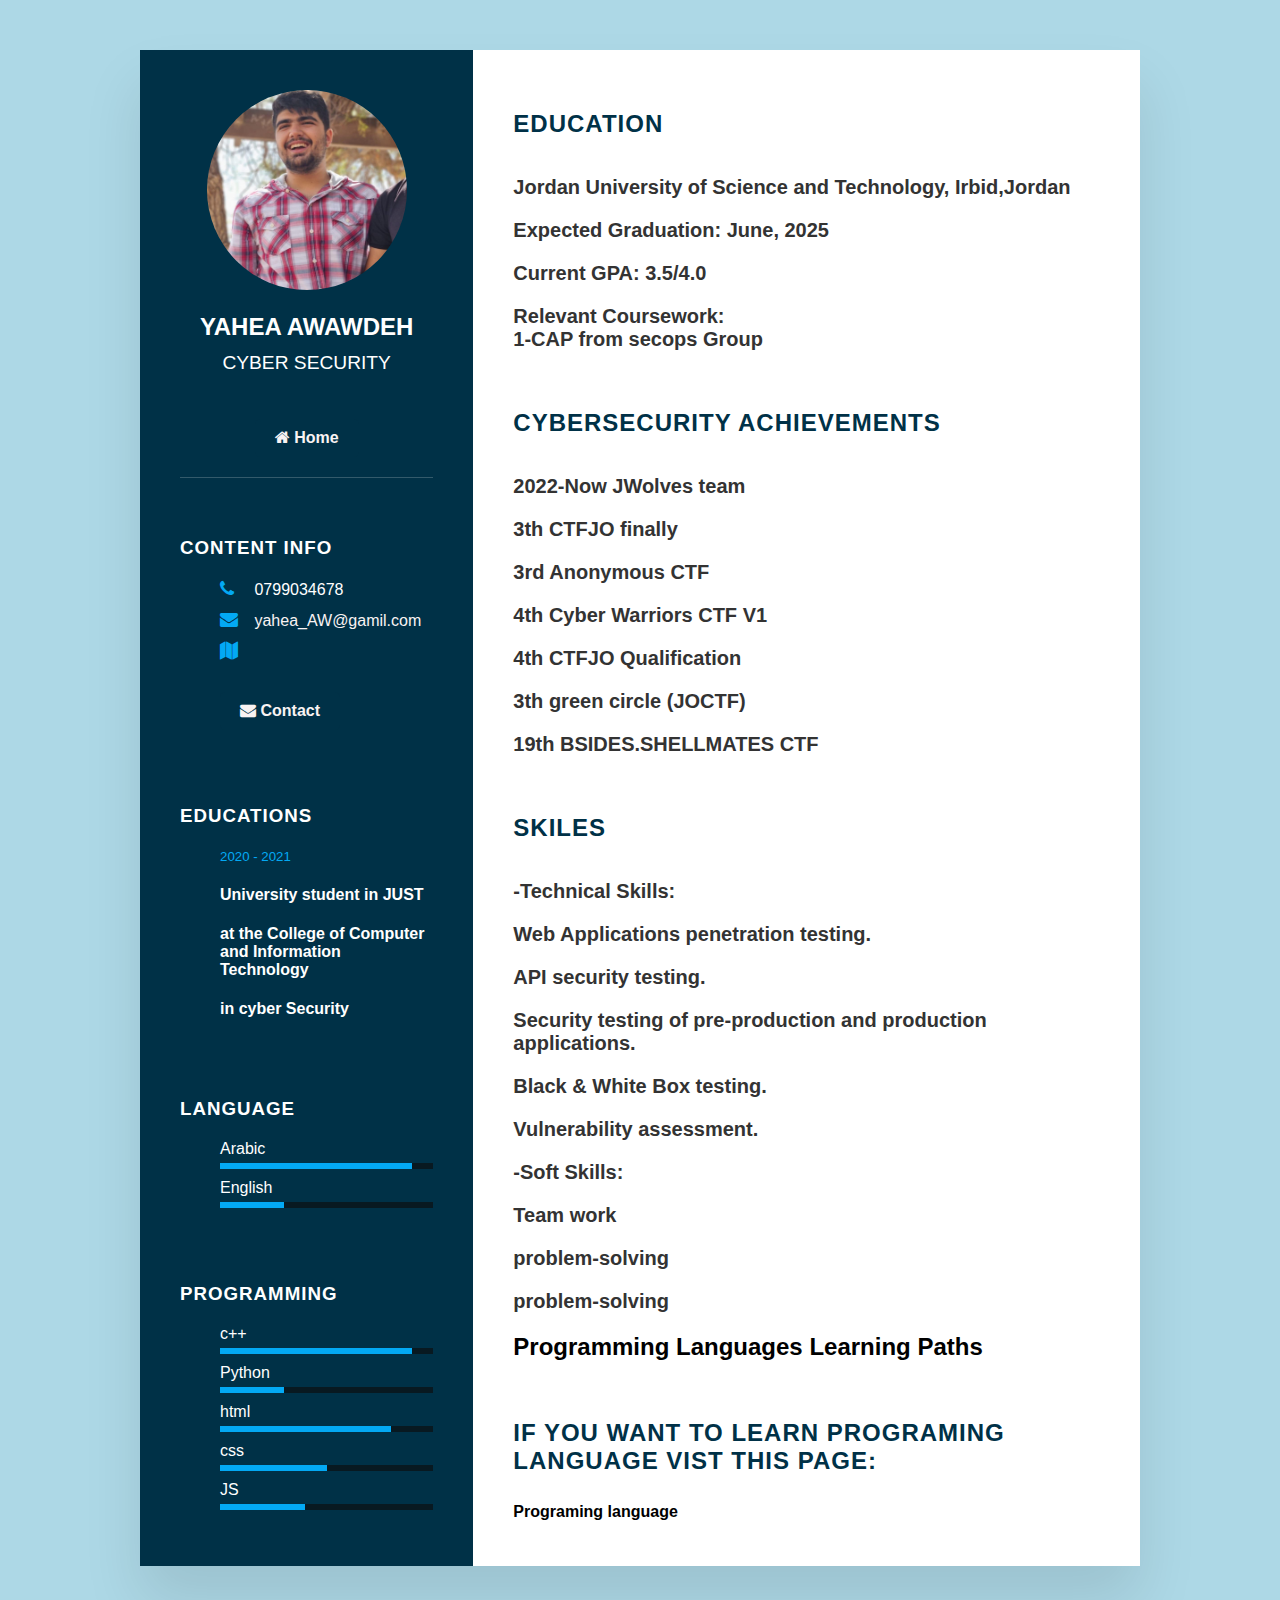
<file: index.html>
<!DOCTYPE html>
<html>
    <head>
        <meta name="viewport" content="width=device-width, initial-scale=1.0">
        <link rel="stylesheet" href="style/index.css">
        <title>About Me</title>
        <link rel="stylesheet" href="https://cdnjs.cloudflare.com/ajax/libs/font-awesome/4.7.0/css/font-awesome.css" integrity="sha512-5A8nwdMOWrSz20fDsjczgUidUBR8liPYU+WymTZP1lmY9G6Oc7HlZv156XqnsgNUzTyMefFTcsFH/tnJE/+xBg==" crossorigin="anonymous" referrerpolicy="no-referrer" />
        
    </head>
    <body>
    <div class="container">
      <div class =left_Side>
        <div class="ProfileText">
            <div class="img-Box">
                <img src="images/yahea.jpg" alt="My image">
            </div>
            <h2>Yahea Awawdeh <br><span>Cyber Security</span></h2>
            <a href="index.html" class="home-button">
              <i class="fa fa-home"></i> Home</a>
        </div>
        <div class="contentInfo">
            <h3 class="title">content Info</h3>
            <ul>
                <li>
                    <span class="icon"><i class="fa fa-phone" aria-hidden="true"></i></span>
                    <span class="text">0799034678</span>
                    
                </li>
                <li>
                    <span class="icon"><i class="fa fa-envelope" aria-hidden="true"></i></span>
                    <span class="text"><a href="mailto:yaheaawawdeh90@gamil.com">yahea_AW@gamil.com</a></span>
                    
                </li>
                <li>
                    <span class="icon"><i class="fa fa-map" aria-hidden="true"></i>
                    </span>
                    
                </li>
                <li>
                 <a href="contact.html" class="home-button">
              <i class="fa fa-envelope"></i> Contact
              </a>
            </ul>
        </div>
        <div class="contentInfo Educations">
            <h3 class="title">Educations</h3>
            <ul>
               <li>
                <h5>2020 - 2021</h5>
                <h4>University student in JUST</h4>
                <h4>at the College of Computer and Information Technology</h4>
                <h4>in cyber Security</h4>


                </li>
               
            </ul>
        </div>
        <div class="contentInfo Language">
            <h3 class="title">Language</h3>
            <ul>
               <li>
                <span class="text">Arabic</span>
                <span class="percent">
                <div style="width: 90%;"></div>
            </span>
               </li>
               <li>
                <span class="text">English</span>
                <span class="percent">
                    <div style="width: 30%;"></div>
                </span>
               </li>
            </ul>
        </div>
        <div class="contentInfo Programming">
            <h3 class="title">Programming</h3>
            <ul>
               <li>
                <span class="text">c++</span>
                <span class="percent">
                <div style="width: 90%;"></div>
            </span>
               </li>
               <li>
                <span class="text">Python</span>
                <span class="percent">
                    <div style="width: 30%;"></div>
                </span>
               </li>
               <li>
                <span class="text">html</span>
                <span class="percent">
                    <div style="width: 80%;"></div>
                </span>
               </li>
               <li>
                <span class="text">css</span>
                <span class="percent">
                    <div style="width: 50%;"></div>
                </span>
               </li>
               <li>
               <span class="text">JS</span>
                <span class="percent">
                    <div style="width: 40%;"></div>
                </span>
               </li>
               
            </ul>
        </div>
      </div>
      <div class =right_Side>
        <div class="about">
            <h2 class="title2">Education
            </h2>
            <br>
            <p>
              Jordan University of Science and Technology, Irbid,Jordan
            </p>
            <p>Expected Graduation: June, 2025</p>
            <p>Current GPA: 3.5/4.0</p>
            <p>Relevant Coursework:<br>
              1-CAP from secops Group
            </p>
            <br>
            <h2 class="title2">Cybersecurity Achievements</h2>
            <br>
            <p>2022-Now JWolves team</p>
            <p>3th CTFJO finally</p>
            <p>3rd Anonymous CTF</p>
            <p>4th Cyber Warriors CTF V1</p>
            <p>4th CTFJO Qualification</p>
            <p>3th green circle (JOCTF)</p>
            <p>19th BSIDES.SHELLMATES CTF</p>
            <br>
            <h2 class="title2">Skiles</h2>
            <br>
            <p style="font-weight:bold;">-Technical Skills:</p>
            <p>Web Applications penetration testing.</p>
            <p>API security testing.</p>
            <p>Security testing of pre-production and production applications.</p>
            <p>Black & White Box testing.</p>
            <p>Vulnerability assessment.</p>
            <p style="font-weight:bold;">-Soft Skills:</p>
            <p>Team work</p>
            <p>problem-solving</p>
            <p>problem-solving</p>
            <h2>Programming Languages Learning Paths</h2>
            <br> 
            <h2 class="title2">If You Want to learn programing language vist this page:</h2>
            <br>
            <a href="Prog.html" style="color:black"><b>Programing language</b></a>
        </div>
      </div>
    </div> 
    </body>
</html>
</file>
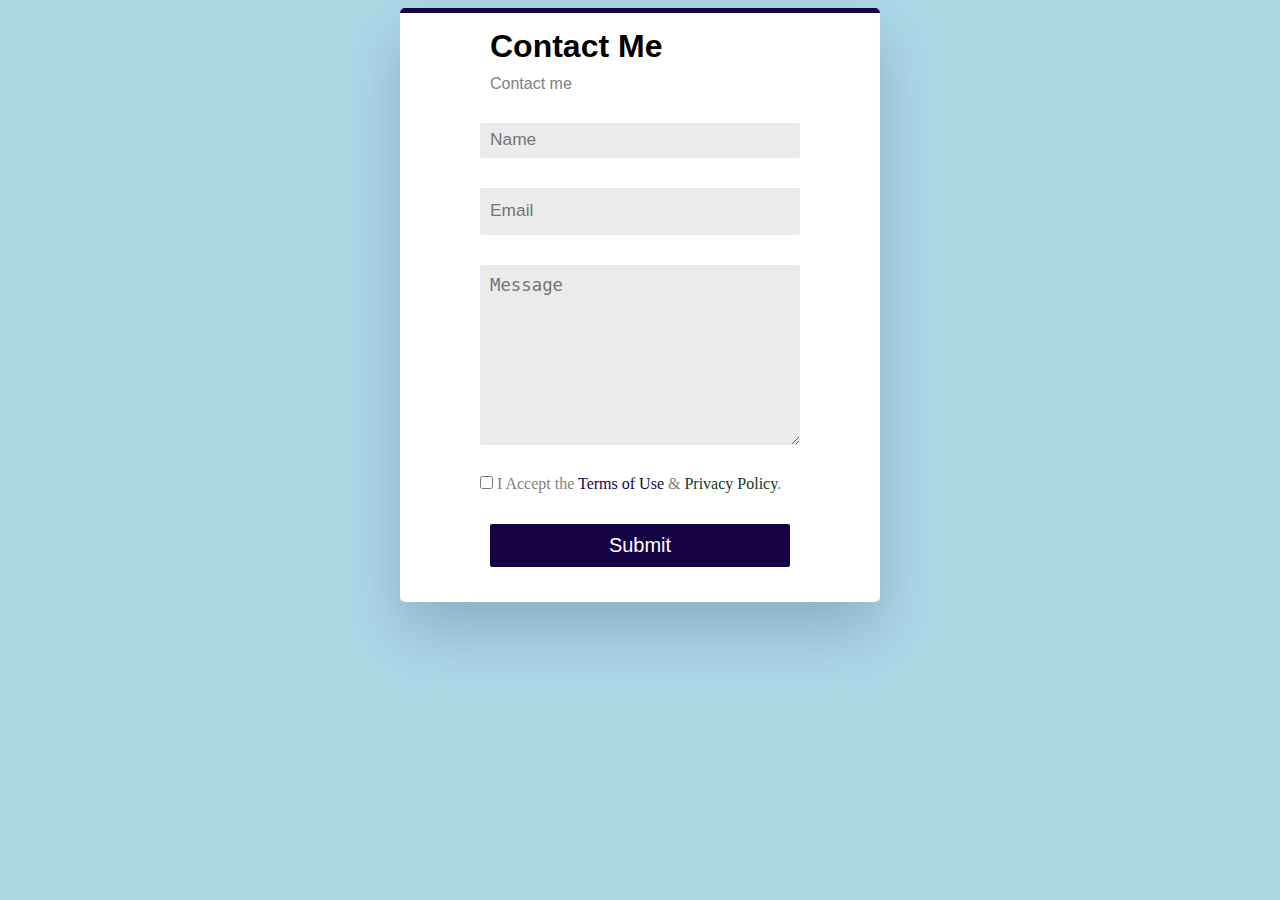
<file: contact.html>
<!DOCTYPE html>
<html lang="en">
<head>
<link rel="stylesheet" href="style/contact.css">
  <meta charset="UTF-8">
  <meta name="viewport" content="width=device-width, initial-scale=1.0">
  <meta http-equiv="X-UA-Compatible" content="ie=edge">

</head>

<body>
  <div class="wrapper">
    <form class="form">
      <div class="pageTitle title">Contact Me </div>
      <div class="secondaryTitle title">Contact me</div>
      <input type="text" class="name formEntry" placeholder="Name" />
      <input type="text" class="email formEntry" placeholder="Email"/>
      <textarea class="message formEntry" placeholder="Message"></textarea>
      <input type="checkbox" class="termsConditions" value="Term">
      <label style="color: grey" for="terms"> I Accept the <span style="color: #160346">Terms of Use</span> & <span style="color: #0e3721">Privacy Policy</span>.</label><br>
      <button class="submit formEntry" onclick="alert('Under development')">Submit</button>
    </form>
  </div>
</body>

</html>
</file>
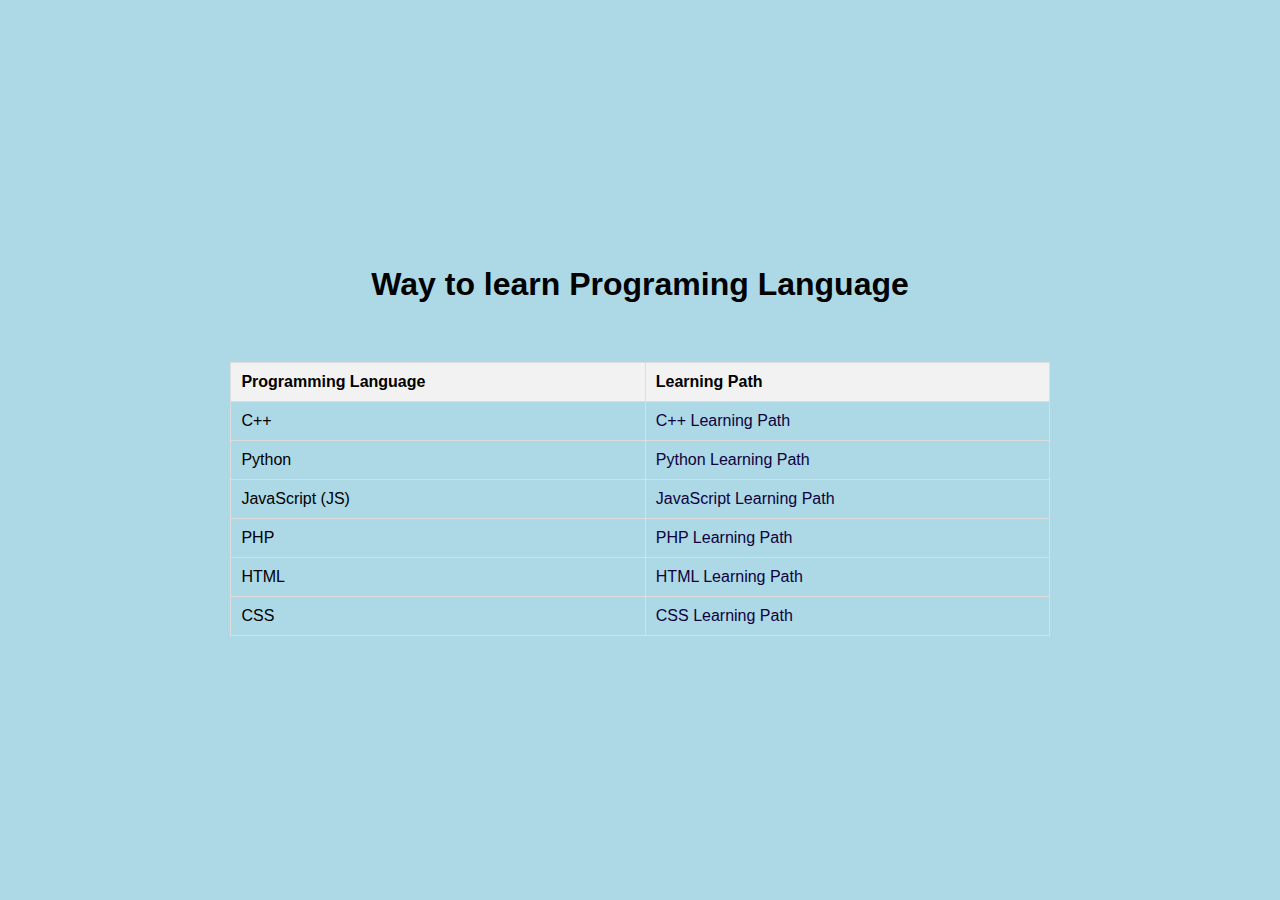
<file: Prog.html>
<html>
    
<head>
    <title>Programing Language Path</title>
    <link rel="stylesheet" href="style/index.css">
</head>
<body>
    <div style="display: flex; flex-direction: column; justify-content: center; align-items: center;width: 80%">
    <h1 class="center">Way to learn Programing Language</h1>
    <br>
<table>
    <tr>
      <th>Programming Language</th>
      <th>Learning Path</th>
    </tr>
    <tr>
      <td>C++</td>
      <td><a href="https://www.learn-c.org/" target="_blank" style="color:rgb(14, 2, 62);">C++ Learning Path</a></td>
    </tr>
    <tr>
      <td>Python</td>
      <td><a href="https://docs.python.org/3/tutorial/" target="_blank" style="color:rgb(14, 2, 62);">Python Learning Path</a></td>
    </tr>
    <tr>
      <td>JavaScript (JS)</td>
      <td><a href="https://developer.mozilla.org/en-US/docs/Web/JavaScript/Guide" target="_blank" style="color:rgb(14, 2, 62);">JavaScript Learning Path</a></td>
    </tr>
    <tr>
      <td>PHP</td>
      <td><a href="https://www.php.net/manual/en/intro-whatis.php" target="_blank" style="color:rgb(14, 2, 62);">PHP Learning Path</a></td>
    </tr>
    <tr>
      <td>HTML</td>
      <td><a href="https://developer.mozilla.org/en-US/docs/Web/HTML" target="_blank" style="color:rgb(14, 2, 62);">HTML Learning Path</a></td>
    </tr>
    <tr>
      <td>CSS</td>
      <td><a href="https://developer.mozilla.org/en-US/docs/Web/CSS" target="_blank" style="color:rgb(14, 2, 62);">CSS Learning Path</a></td>
    </tr>
  </table>
  </div>
</body>
</html>
</file>
<file: style/index.css>
body {
    margin: 0;
    padding: 0;
    box-sizing: border-box;
    font-family: 'Poppins', sans-serif;
    background: lightblue;
    display: flex;
    justify-content: center;
    align-items: center;
    min-height: 100vh;
  }
  
  .container {
    position: relative;
    width: 100%;
    max-width: 1000px;
    min-height: 1000px;
    background: white;
    margin: 50px;
    display: grid;
    grid-template-columns: 1fr 2fr;
    box-shadow: 0 35px 55px rgba(0, 0, 0, 0.1);
  }
  
  .container .left_Side,
  .container .right_Side {
    position: relative;
    padding: 40px;
  }
  
  .container .left_Side {
    background: #003147;
  }
  
  .container .right_Side {
    background: #fff;
  }
  
  .ProfileText {
    display: flex;
    flex-direction: column;
    align-items: center;
    padding-bottom: 20px;
    border-bottom: 1px solid rgba(255, 255, 255, 0.2);
  }
  
  .ProfileText .img-Box {
    width: 200px;
    height: 200px;
    border-radius: 50%;
    overflow: hidden;
    position: relative;
  }
  
  .ProfileText .img-Box img {
    position: absolute;
    top: 0;
    left: 0;
    width: 100%;
    height: 100%;
    object-fit: cover;
  }
  
  .ProfileText h2 {
    color: #fff;
    font-size: 1.5em;
    margin-top: 20px;
    text-transform: uppercase;
    text-align: center;
    font-weight: 600;
    line-height: 1.4em;
  }
  
  .ProfileText h2 span {
    font-size: 0.8em;
    font-weight: 300;
  }
  
  a:hover {
    color: white;
  }
  
  a:link {
    color: rgb(249, 243, 243);
  }
  
  .contentInfo {
    padding-top: 40px;
  }
  
  .title {
    color: #fff;
    text-transform: uppercase;
    font-weight: 600;
    letter-spacing: 1px;
    margin-bottom: 20px;
  }
  
  .contentInfo ul {
    position: relative;
  }
  
  .contentInfo ul li {
    position: relative;
    list-style: none;
    margin: 10px 0;
    cursor: pointer;
  }
  
  .contentInfo ul li .icon {
    display: inline-block;
    width: 30px;
    font-size: 18px;
    color: #03a9f4;
  }
  
  .contentInfo ul li span {
    color: #fff;
    font-weight: 300;
  }
  
  .contentInfo.Educations li {
    margin-bottom: 0px;
  }
  
  .contentInfo.Educations h5 {
    color: #03a9f4;
    font-weight: 500;
  }
  
  .contentInfo.Educations h4 {
    color: #fff;
  }
  
  .contentInfo.Language .percent,
  .contentInfo.Programming .percent {
    position: relative;
    width: 100%;
    height: 6px;
    background: #081921;
    display: block;
    margin-top: 5px;
  }
  
  .contentInfo.Language .percent div,
  .contentInfo.Programming .percent div {
    position: absolute;
    top: 0;
    left: 0;
    height: 100%;
    background: #03a9f4;
  }
  
  .container .right_Side {
    position: relative;
    background: #fff;
    padding: 40px;
  }
  
  .about {
    margin-bottom: 50px;
  }
  
  .about:last-child {
    margin-bottom: 0;
  }
  
  .title2 {
    color: #003147;
    text-transform: uppercase;
    letter-spacing: 1px;
    margin-bottom: 10px;
  }
  
  p {
    color: #333;
    font-weight: 600;
    margin-top: 10px;
    font-size: 20px;
  }
  .home-button {
    display: inline-block;
    text-decoration: none;
    background-color: #003147;
    color: #fff;
    padding: 10px 20px;
    border-radius: 5px;
    font-weight: bold;
    margin-top: 20px;
    transition: background-color 0.3s ease;
  }
  
  .home-button:hover {
    background-color: #001c32;
  }
    table {
      width: 80%;
      margin: 20px auto;
      border-collapse: collapse;
    }
  
    th, td {
      padding: 10px;
      border: 1px solid #ddd;
      text-align: left;
    }
  
    th {
      background-color: #f2f2f2;
    }
  
    a {
      color: #000080;
      text-decoration: none;
    }
  
    a:hover {
      text-decoration: underline;
    }
</file>
<file: style/contact.css>
body {
    background-color: lightblue;
  }
  
  #title-Tag-Line {
    font-size: 20px;
  }

  .form {
    background: #fff;
    box-shadow: 0 30px 60px 0 rgba(90, 116, 148, 0.4);
    border-radius: 5px;
    max-width: 480px;
    margin-left: auto;
    margin-right: auto;
    padding-top: 5px;
    padding-bottom: 5px;
    left: 0;
    right: 0;
    position: absolute;
    border-top: 5px solid #160346;
    animation: bounce 1.5s infinite;
  }
  ::-webkit-input-placeholder {
    font-size: 1.3em;
  }
  
  .title{
    display: block;
    font-family: sans-serif;
    margin: 10px auto 5px;
    width: 300px;
  }
  .termsConditions{
    margin: 0 auto 5px 80px;
  }
  
  .pageTitle{
    font-size: 2em;
    font-weight: bold;
  }
  .secondaryTitle{
    color: grey;
  }
  
  .name {
    background-color: #ebebeb;
    color: white;
  }
  .name:hover {
    border-bottom: 5px solid #160346;
    height: 30px;
    width: 380px;
    transition: ease 0.5s;
  }
  
  .email {
    background-color: #ebebeb;
    height: 2em;
  }
  
  .email:hover {
    border-bottom: 5px solid #160346;
    height: 30px;
    width: 380px;
    transition: ease 0.5s;
  }
  
  .message {
    background-color: #ebebeb;
    overflow: hidden;
    height: 10rem;
  }
  
  .message:hover {
    border-bottom: 5px solid #160346;
    height: 12em;
    width: 380px;
    transition: ease 0.5s;
  }
  
  .formEntry {
    display: block;
    margin: 30px auto;
    min-width: 300px;
    padding: 10px;
    border-radius: 2px;
    border: none;
    transition: all 0.5s ease 0s;
  }
  
  .submit {
    width: 200px;
    color: white;
    background-color: #160346;
    font-size: 20px;
  }
  
  .submit:hover {
    box-shadow: 15px 15px 15px 5px rgba(78, 72, 77, 0.219);
    transform: translateY(-3px);
    width: 300px;
    border-top: 5px solid #160346;
    border-radius: 0%;
  }
  
  @keyframes bounce {
    0% {
      tranform: translate(0, 4px);
    }
    50% {
      transform: translate(0, 8px);
    }
  }
</file>
